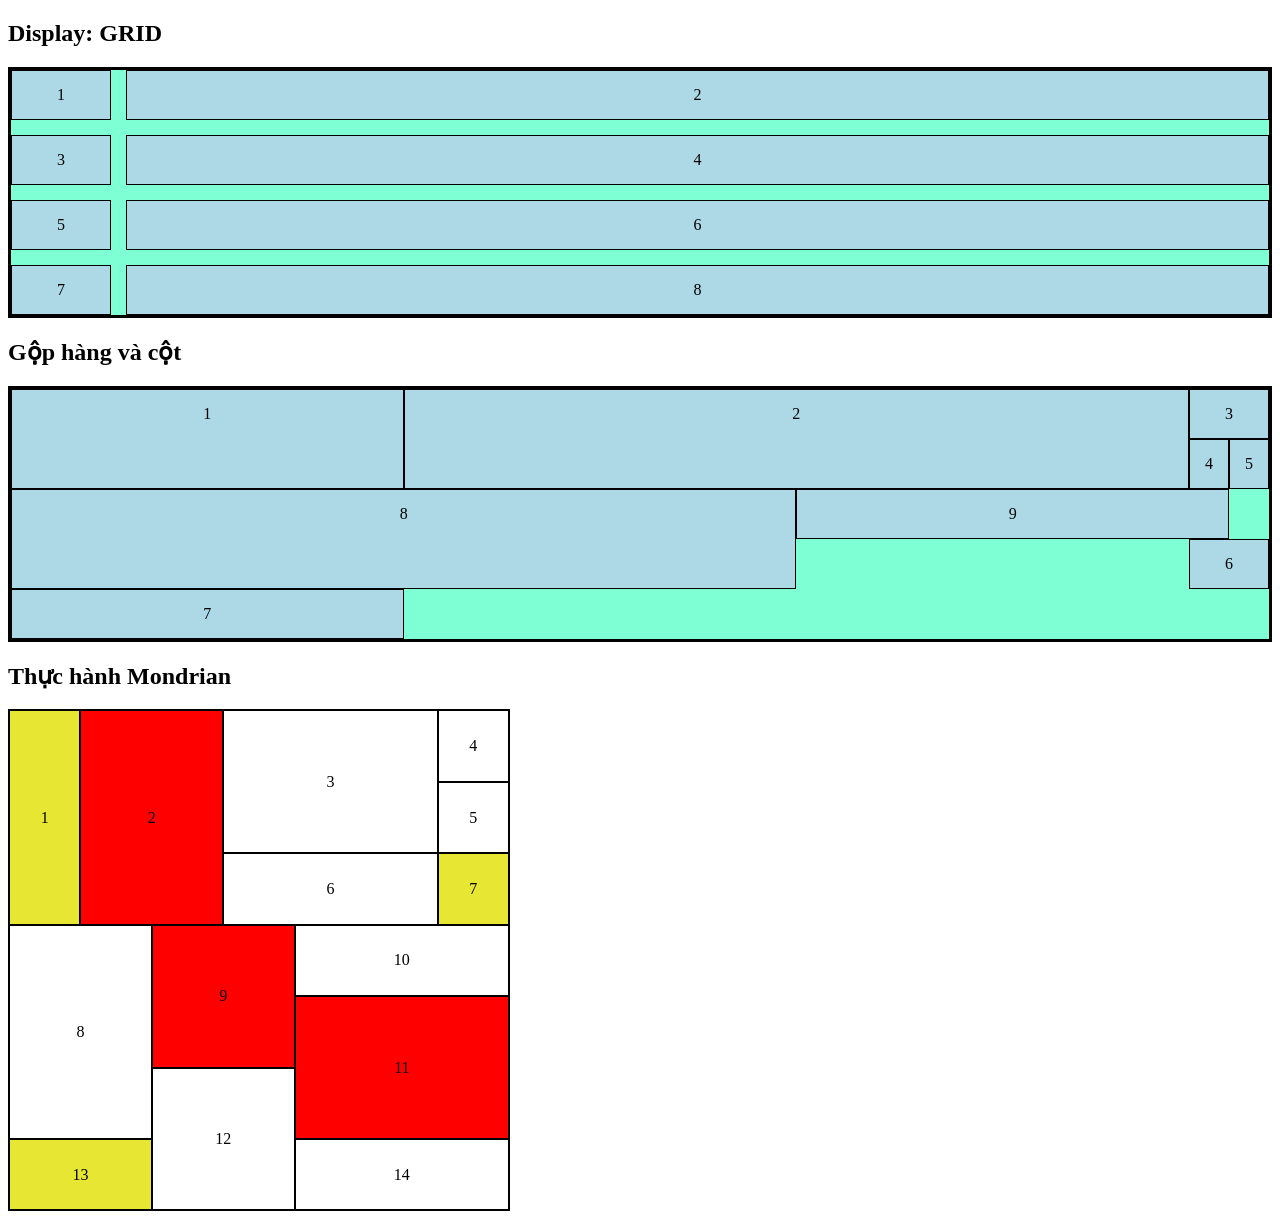
<file: Lesson1/index.html>
<!DOCTYPE html>
<html lang="en">
<head>
    <meta charset="UTF-8">
    <meta name="viewport" content="width=device-width, initial-scale=1.0">
    <title>Lesson 1</title>
    <link rel="stylesheet" href="./styles.css">
</head>
<body>
    <h2>Display: GRID</h2>
    <div class="container">
        <div class="item">1</div>
        <div class="item">2</div>
        <div class="item">3</div>
        <div class="item">4</div>
        <div class="item">5</div>
        <div class="item">6</div>
        <div class="item">7</div>
        <div class="item">8</div>
    </div>

    <h2>Gộp hàng và cột</h2>
    <div class="container2">
        <div class="item item1">1</div>
        <div class="item item2">2</div>
        <div class="item item3">3</div>
        <div class="item item4">4</div>
        <div class="item item5">5</div>
        <div class="item item6">6</div>
        <div class="item item7">7</div>
        <div class="item item8">8</div>
        <div class="item item9">9</div>
    </div>

    <h2>Thực hành Mondrian</h2>
    <div class="container3">
        <div class="item1 yellow">1</div>
        <div class="item2 red">2</div>
        <div class="item3">3</div>
        <div class="item4">4</div>
        <div class="item5">5</div>
        <div class="item6">6</div>
        <div class="item7 yellow">7</div>
        <div class="item8">8</div>
        <div class="item9 red">9</div>
        <div class="item10">10</div>
        <div class="item11 red">11</div>
        <div class="item12">12</div>
        <div class="item13 yellow">13</div>
        <div class="item14">14</div>
    </div>

</body>
</html>
</file>
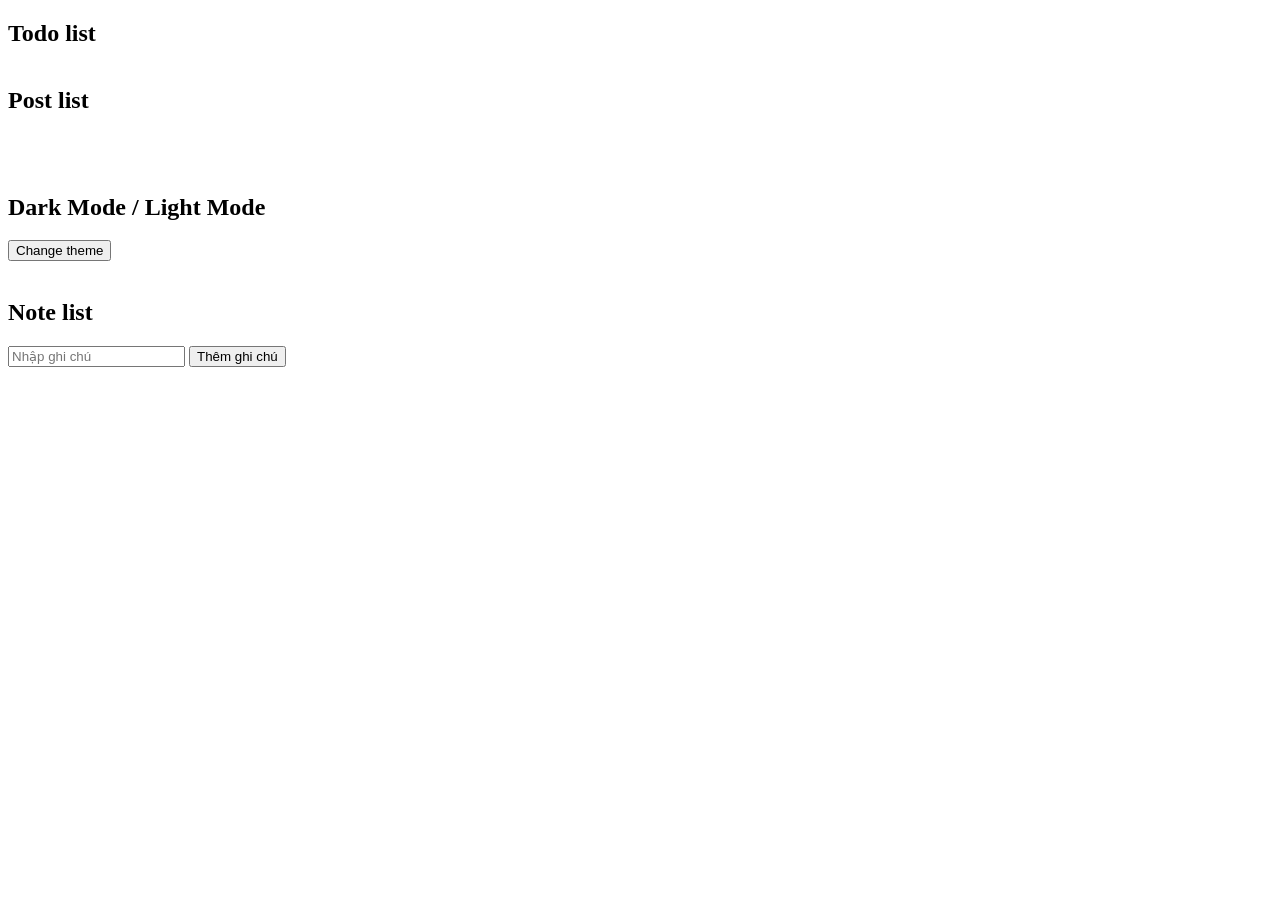
<file: Lesson6/index.html>
<!DOCTYPE html>
<html lang="en">

<head>
    <meta charset="UTF-8">
    <meta name="viewport" content="width=device-width, initial-scale=1.0">
    <title>Lesson 6</title>
    <!-- Link file css -->
    <link rel="stylesheet" href="./styles.css">
</head>

<body>
    <!-- API (Application Programming Interface): cách các ứng dụng giao tiếp với nhau -->
    <!-- Hiểu đơn giản: API giống người phục vụ trong nhà hàng -->

    <!-- Bài 1: Lấy dữ liệu từ API -->
    <h2>Todo list</h2>
        <!-- container chứa dữ liệu -->
    <div id="todo-list"></div>

    <!-- Bài 2: Post list -->
    <h2>Post list</h2>
    <div id="post-list"></div>

    <!-- Local Storage: cho phép lưu dữ liệu trong trình duyệt -->
    <!-- Lưu ý: Local storage chỉ lưu string, nếu muốn lưu object/aray => chuyển về JSON.stringify() -->

    <!-- Bài 3: Dark mode / Light mode -->
    <h2>Dark Mode / Light Mode</h2>
    <button id="themeBtn">Change theme</button>
    <br><br>

    <!-- Bài 4: Note  list -->
    <h2>Note list</h2>
    <input type="text" id="noteInput" placeholder="Nhập ghi chú">
    <button id="addNote">Thêm ghi chú</button> 
        <!-- container chứa ghi chú -->
    <div id="note-list"></div>

    <!-- Link file js -->
    <script src="./script.js"></script>
</body>

</html>
</file>
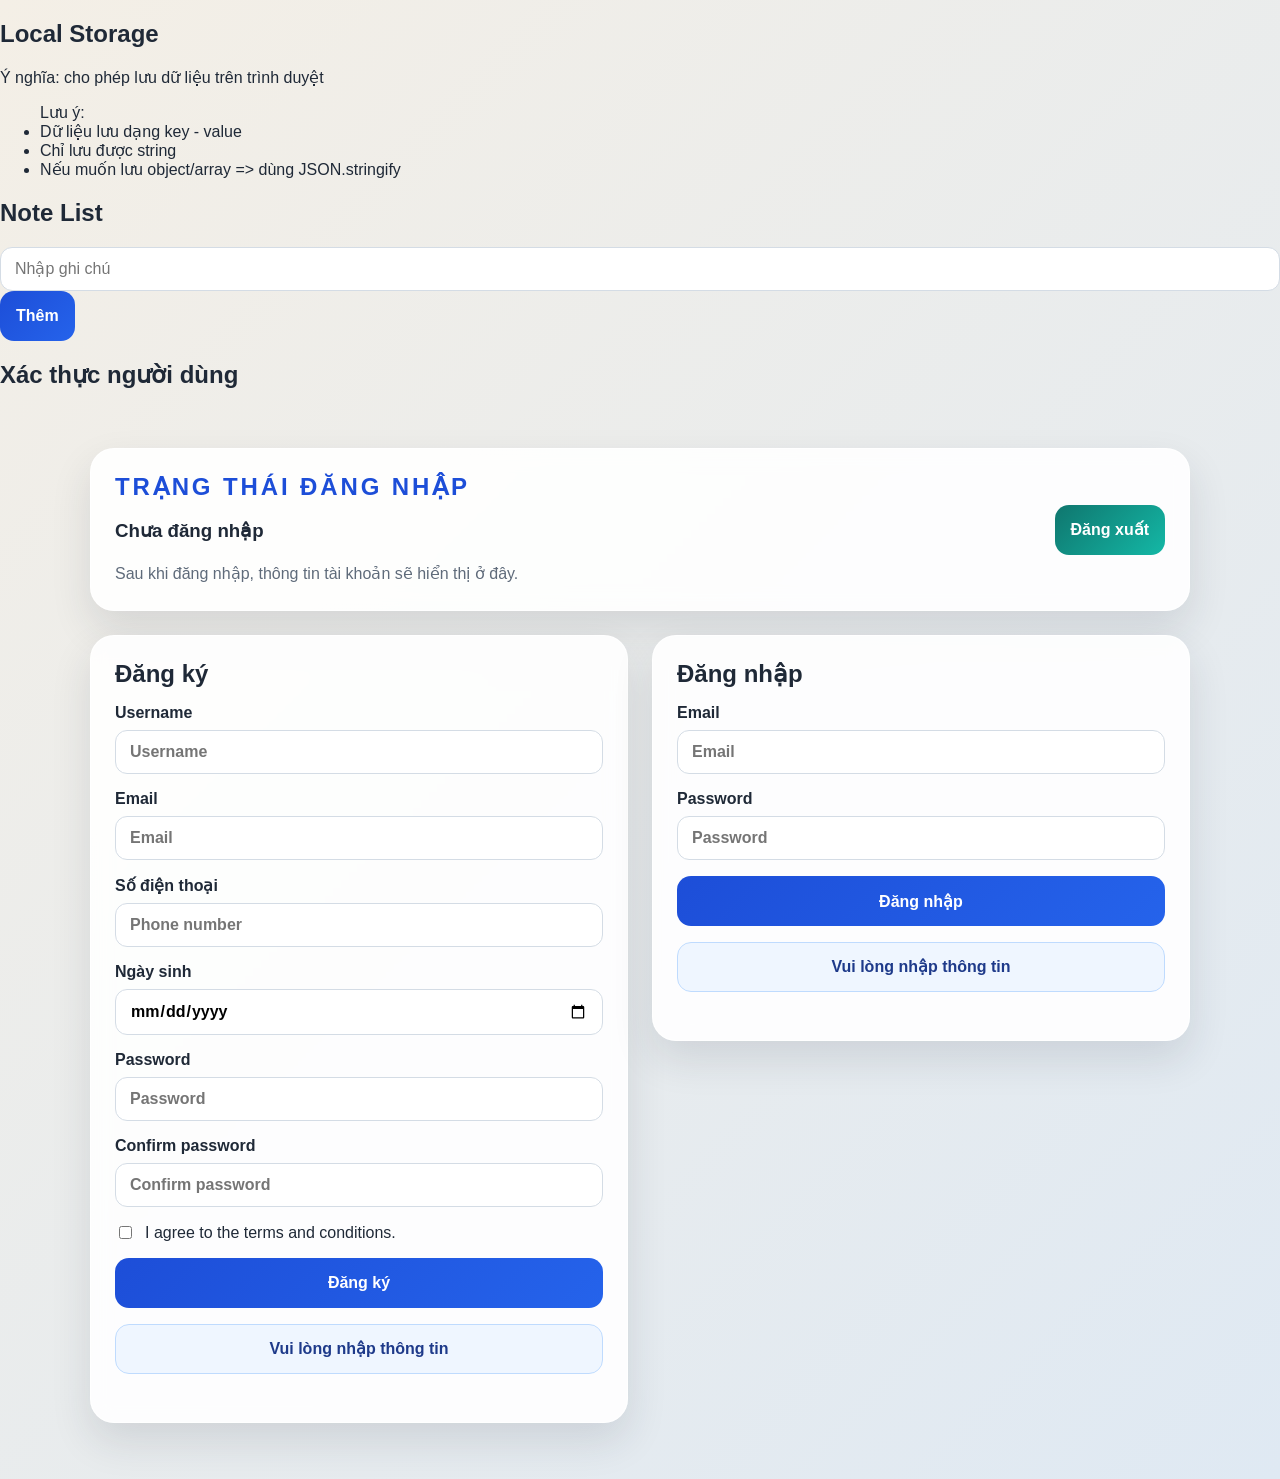
<file: Lesson7/index.html>
<!DOCTYPE html>
<html lang="en">

<head>
    <meta charset="UTF-8">
    <meta name="viewport" content="width=device-width, initial-scale=1.0">
    <title>Lesson 7</title>
    <link rel="stylesheet" href="./styles.css">
</head>

<body>
    <h2>Local Storage</h2>
    <p>Ý nghĩa: cho phép lưu dữ liệu trên trình duyệt</p>
    <ul>Lưu ý:
        <li>Dữ liệu lưu dạng key - value</li>
        <li>Chỉ lưu được string</li>
        <li>Nếu muốn lưu object/array => dùng JSON.stringify</li>
    </ul>

    <!-- Bài 1: Note List -->
    <h2>Note List</h2>
    <input type="text" id="noteInput" placeholder="Nhập ghi chú">
    <button id="addNote">Thêm</button>
    <!-- container chứa danh sách notes -->
    <div id="note-list"></div>

    <!-- Bài 2: Đăng ký - Đăng nhập - Đăng xuất -->
    <h2>Xác thực người dùng</h2>
    <main class="page">
        <!-- Thông tin người dùng -->
        <section id="user-panel" class="user-panel card">
            <div>
                <h2 class="panel-label">Trạng thái đăng nhập</h2>
                <h3 id="user-panel-title">Chưa đăng nhập</h3>
                <div id="user-panel-details" class="panel-details">
                    Sau khi đăng nhập, thông tin tài khoản sẽ hiển thị ở đây.
                </div>
            </div>
            <button type="button" id="logout-button" class="logout-button">Đăng xuất</button>
        </section>

        <!-- Form  -->
        <section class="auth-layout">
             <!-- Register - Đăng ký -->
            <form action="" id="register-form" class="card" novalidate>
                <h2>Đăng ký</h2>

                <label>
                    Username
                    <input type="text" id="register-username" name="username" placeholder="Username">
                </label>
                <label>
                    Email
                    <input type="email" id="register-email" name="email" placeholder="Email">
                </label>
                <label>
                    Số điện thoại
                    <input type="tel" id="register-phone" name="phone" placeholder="Phone number">
                </label>
                <label>
                    Ngày sinh
                    <input type="date" id="register-dob" name="dob">
                </label>
                <label>
                    Password
                    <input type="password" id="register-password" name="password" placeholder="Password">
                </label>

                <label>
                    Confirm password
                    <input type="password" id="register-confirm-password" name="confirmPassword"
                        placeholder="Confirm password">
                </label>

                <label class="checkbox-row">
                    <input type="checkbox" id="register-agree" name="agree">
                    I agree to the terms and conditions.
                </label>
                <button type="submit">Đăng ký</button>

                <p id="register-message" class="message" aria-live="polite">Vui lòng nhập thông tin</p>
            </form>
            
            <!-- Login - Đăng nhập -->
            <form id="login-form" class="card" novalidate>
                <h2>Đăng nhập</h2>

                <label>
                    Email
                    <input type="email" id="login-email" name="email" placeholder="Email">
                </label>

                <label>
                    Password
                    <input type="password" id="login-password" name="password" placeholder="Password">
                </label>

                <button type="submit">Đăng nhập</button>

                <p id="login-message" class="message" aria-live="polite">Vui lòng nhập thông tin</p>
            </form>
        </section>
    </main>

    <script src="./script.js"></script>
</body>

</html>
</file>
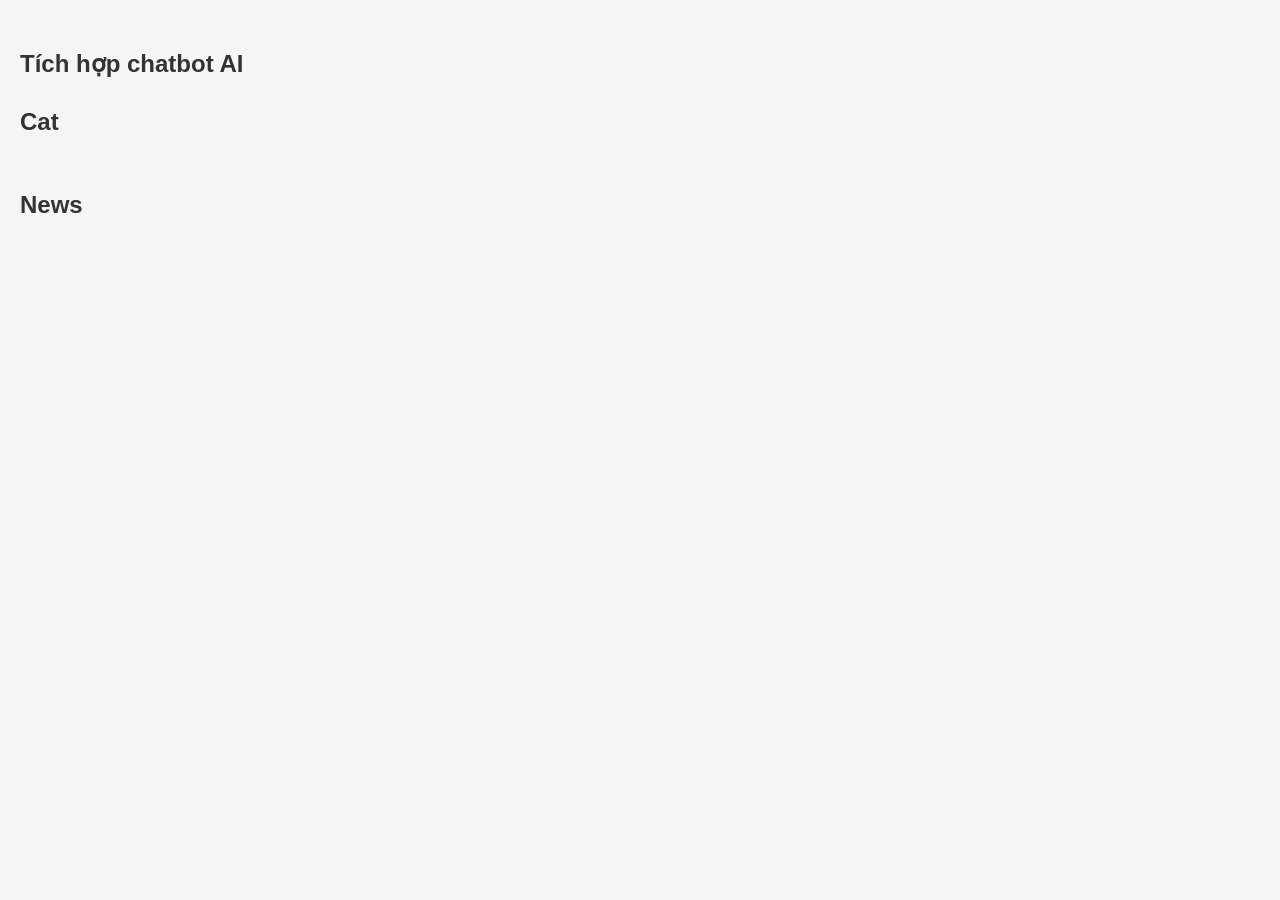
<file: Lesson8/index.html>
<!DOCTYPE html>
<html lang="en">

<head>
    <meta charset="UTF-8">
    <meta name="viewport" content="width=device-width, initial-scale=1.0">
    <title>Lesson 8</title>
    <!-- Link css -->
    <link rel="stylesheet" href="./styles.css">
</head>

<body>
    <h2>Tích hợp chatbot AI</h2>

    <h2>Cat</h2>
    <div id="cats-container"></div>

    <h2>News</h2>
    <div id="news-container"></div>

    <script>
        (function () { if (!window.chatbase || window.chatbase("getState") !== "initialized") { window.chatbase = (...arguments) => { if (!window.chatbase.q) { window.chatbase.q = [] } window.chatbase.q.push(arguments) }; window.chatbase = new Proxy(window.chatbase, { get(target, prop) { if (prop === "q") { return target.q } return (...args) => target(prop, ...args) } }) } const onLoad = function () { const script = document.createElement("script"); script.src = "https://www.chatbase.co/embed.min.js"; script.id = "jnWPYfM4aU-zuPi299gU7"; script.domain = "www.chatbase.co"; document.body.appendChild(script) }; if (document.readyState === "complete") { onLoad() } else { window.addEventListener("load", onLoad) } })();
    </script>

    <!-- Link js -->
    <script src="./script.js"></script>
</body>

</html>
</file>
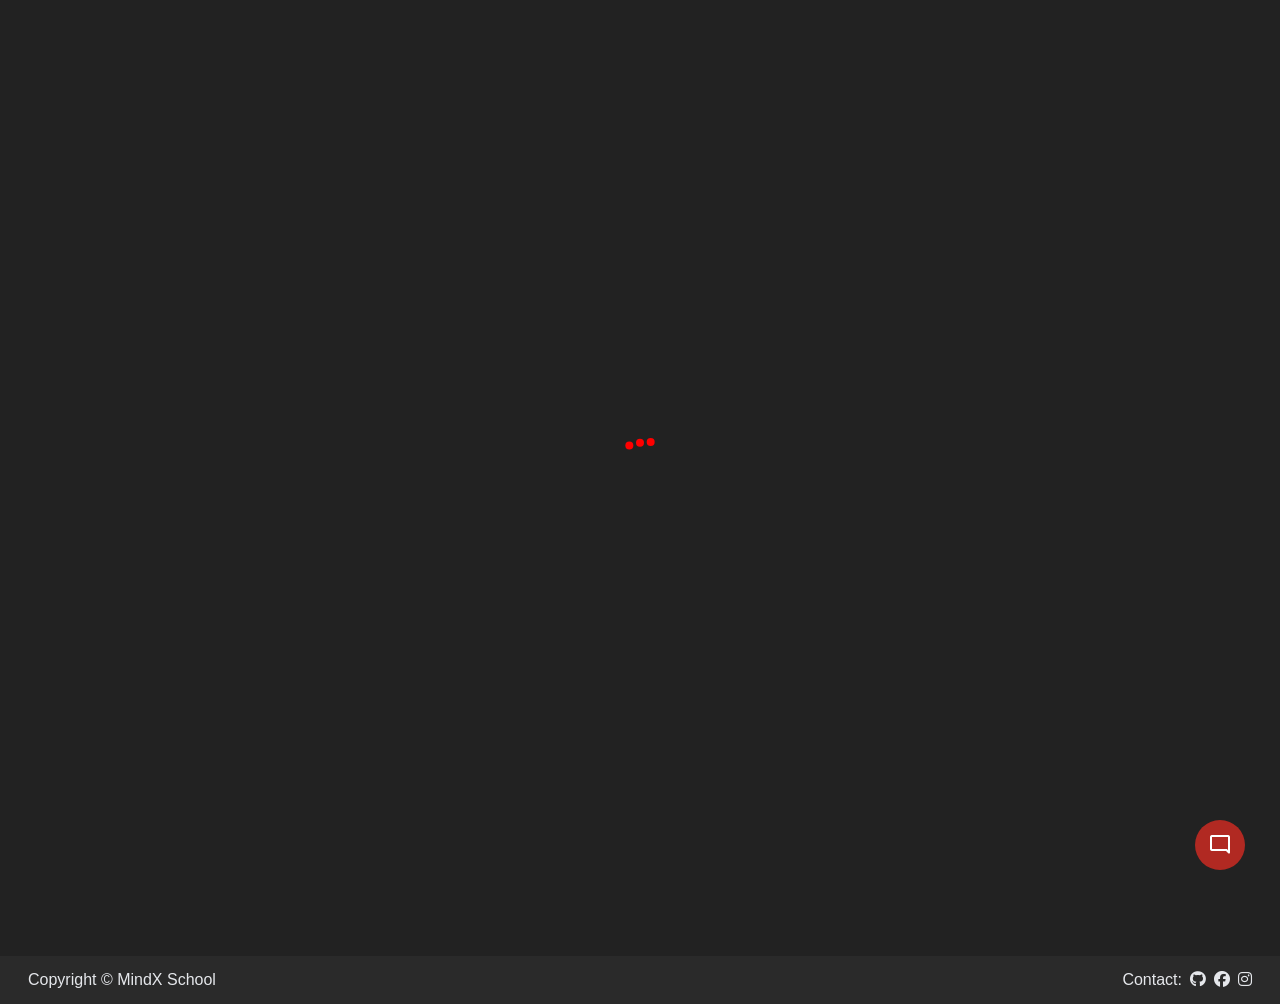
<file: MindX_Cinema/index.html>
<!DOCTYPE html>
<html lang="en">
  <head>
    <!-- Google tag (gtag.js) -->
    <script async src="https://www.googletagmanager.com/gtag/js?id=G-VNJX66Z0YF"></script>
    <script>
      window.dataLayer = window.dataLayer || [];
      function gtag(){dataLayer.push(arguments);}
      gtag('js', new Date());

      gtag('config', 'G-VNJX66Z0YF');
    </script>
    <meta charset="UTF-8" />
    <meta name="viewport" content="width=device-width, initial-scale=1.0" />
    <title>MindX Cinema</title>
    <link rel="shortcut icon" href="./assets/icon.png" type="image/x-icon" />
    <link
      rel="stylesheet"
      href="https://cdnjs.cloudflare.com/ajax/libs/font-awesome/6.5.1/css/all.min.css"
    />
    <!-- Google Fonts Link For Icons -->
    <link
      rel="stylesheet"
      href="https://fonts.googleapis.com/css2?family=Material+Symbols+Outlined:opsz,wght,FILL,GRAD@48,400,0,0"
    />
    <link
      rel="stylesheet"
      href="https://fonts.googleapis.com/css2?family=Material+Symbols+Rounded:opsz,wght,FILL,GRAD@48,400,1,0"
    />
    <link
      rel="stylesheet"
      href="https://cdn.jsdelivr.net/npm/swiper@11/swiper-bundle.min.css"
    />

    <link rel="stylesheet" href="./styles/main.css" />
    <link rel="stylesheet" href="./styles/chatbot.css" />
    <link rel="stylesheet" href="./styles/home.css" />
  </head>
  <body>
    <div class="backdrop">
      <img src="./assets/loading.svg" alt="" />
    </div>
    <div class="navbar">
      <a
        href="./index.html"
        style="
          height: 100%;
          width: auto;
          font-size: 30px;
          font-family: 'Gill Sans', 'Gill Sans MT', Calibri, 'Trebuchet MS',
            sans-serif;
        "
      >
        <span>Mind<span style="color: var(--red)">X</span> Cinema</span>
      </a>
      <div style="display: flex; gap: 15px">
        <a href="./search.html">
          <i style="font-size: 25px" class="fa-solid fa-magnifying-glass"></i
        ></a>
        <div id="avatar-action-container"></div>
      </div>
    </div>
    <div class="hero-section">
      <img
        id="hero-image"
        class="hero-image fade-in"
        onload="this.style.opacity = '0.5'"
        alt=""
      />

      <div class="hero-section-info">
        <div>
          <p id="hero-title" class="hero-section-info-title"></p>
          <p
            id="hero-description"
            class="hero-section-info-description multiline-ellipsis-4"
          ></p>
          <div class="action-buttons-container">
            <a id="watch-now-btn" class="btn">
              <i class="fa-regular fa-circle-play"></i>
              <span>Watch Now</span>
            </a>
            <a id="view-info-btn" class="btn">
              <i class="fa-solid fa-circle-info"></i>
              <span>View Info</span>
            </a>
          </div>
        </div>
      </div>
      <div class="hero-preview-img-container">
        <img
          class="fade-in"
          onload="this.style.opacity = '1'"
          id="hero-preview-image"
          alt=""
        />
      </div>
    </div>

    <main></main>

    <footer>
      <p>Copyright &copy; MindX School</p>
      <div>
        <p>Contact:</p>
        <a target="_blank" rel="noopener noreferrer" href="#">
          <i class="fa-brands fa-github"></i>
        </a>
        <a target="_blank" rel="noopener noreferrer" href="#">
          <i class="fa-brands fa-facebook"></i>
        </a>
        <a target="_blank" rel="noopener noreferrer" href="#">
          <i class="fa-brands fa-instagram"></i>
        </a>
      </div>
    </footer>

    <script src="https://cdn.jsdelivr.net/npm/swiper@11/swiper-bundle.min.js"></script>

    <script type="module" src="./scripts/config.js"></script>
    <script type="module" src="./scripts/home.js"></script>
  </body>
</html>
</file>
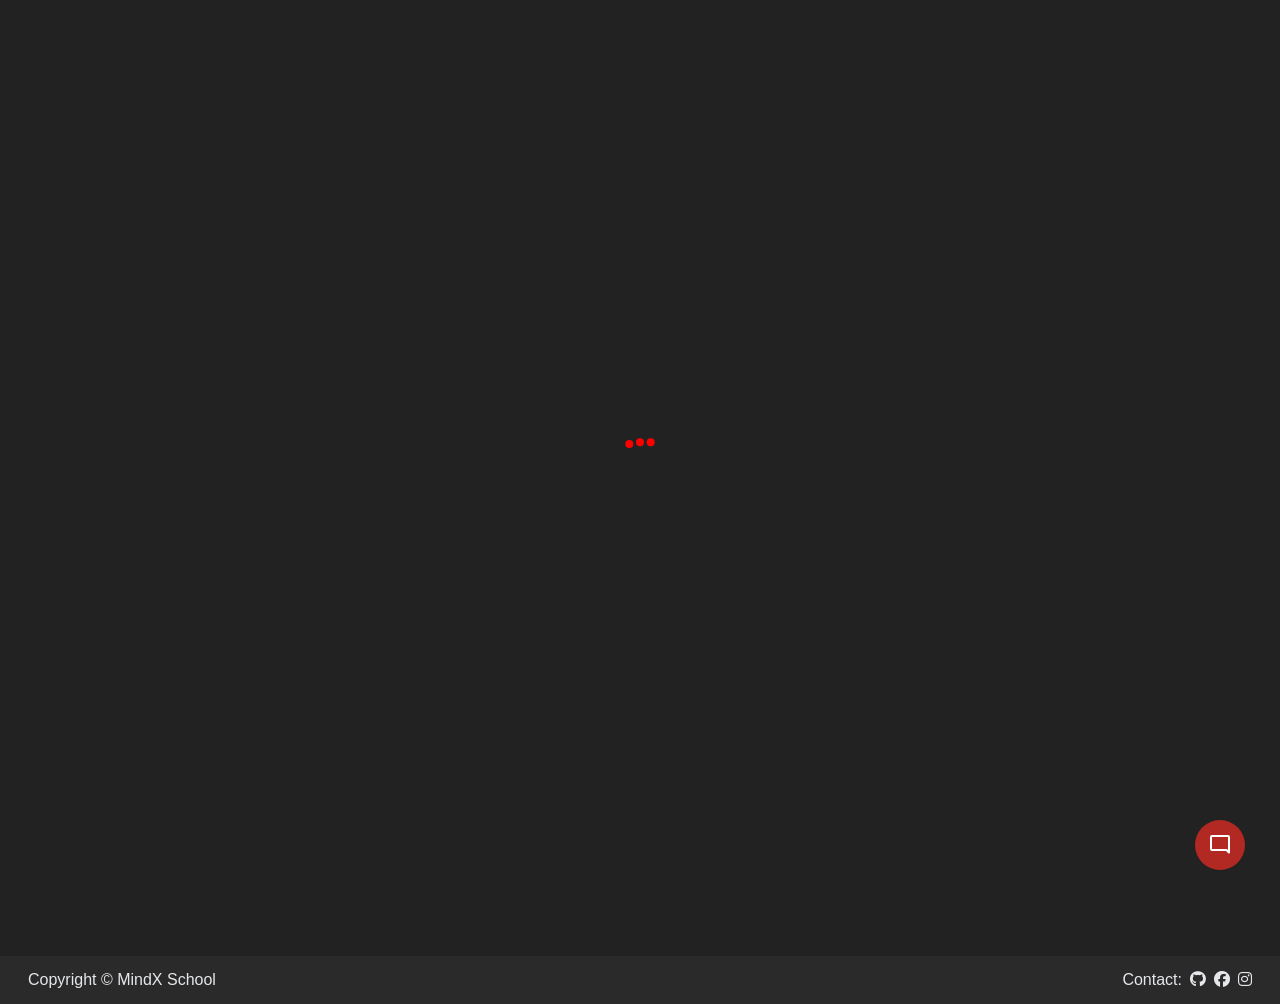
<file: MindX_Cinema/info.html>
<!DOCTYPE html>
<html lang="en">
  <head>
    <!-- Google tag (gtag.js) -->
    <script async src="https://www.googletagmanager.com/gtag/js?id=G-VNJX66Z0YF"></script>
    <script>
      window.dataLayer = window.dataLayer || [];
      function gtag(){dataLayer.push(arguments);}
      gtag('js', new Date());

      gtag('config', 'G-VNJX66Z0YF');
    </script>
    <meta charset="UTF-8" />
    <meta name="viewport" content="width=device-width, initial-scale=1.0" />
    <title>MindX Cinema</title>
    <link rel="shortcut icon" href="./assets/icon.png" type="image/x-icon" />
    <link
      rel="stylesheet"
      href="https://cdnjs.cloudflare.com/ajax/libs/font-awesome/6.5.1/css/all.min.css"
    />
    <!-- Google Fonts Link For Icons -->
    <link
      rel="stylesheet"
      href="https://fonts.googleapis.com/css2?family=Material+Symbols+Outlined:opsz,wght,FILL,GRAD@48,400,0,0"
    />
    <link
      rel="stylesheet"
      href="https://fonts.googleapis.com/css2?family=Material+Symbols+Rounded:opsz,wght,FILL,GRAD@48,400,1,0"
    />
    <link
      rel="stylesheet"
      href="https://cdn.jsdelivr.net/npm/swiper@11/swiper-bundle.min.css"
    />

    <link rel="stylesheet" href="./styles/main.css" />
    <link rel="stylesheet" href="./styles/chatbot.css" />
    <link rel="stylesheet" href="./styles/info.css" />
  </head>
  <body>
    <div class="backdrop">
      <img src="./assets/loading.svg" alt="" />
    </div>
    <div class="navbar">
      <a
        href="./index.html"
        style="
          height: 100%;
          width: auto;
          font-size: 30px;
          font-family: 'Gill Sans', 'Gill Sans MT', Calibri, 'Trebuchet MS',
            sans-serif;
        "
      >
        <span>Mind<span style="color: var(--red)">X</span> Cinema</span>
      </a>
      <div style="display: flex; gap: 15px">
        <a href="./search.html">
          <i style="font-size: 25px" class="fa-solid fa-magnifying-glass"></i
        ></a>
        <div id="avatar-action-container"></div>
      </div>
    </div>

    <main>
      <div class="background-img"></div>
      <div class="banner-container">
        <div class="banner-preview-img-container">
          <img
            id="preview-img"
            onload="this.style.opacity = '1'"
            class="fade-in"
            alt=""
          />
        </div>
        <div class="banner-info-container">
          <div class="banner-info-action-btn">
            <a style="display: inline-block" id="watch-now-btn" class="btn">
              <i class="fa-regular fa-circle-play"></i>
              <span>Watch Now</span>
            </a>
          </div>
          <p id="movie-title" style="font-size: 36px; line-height: 40px"></p>
          <p
            id="movie-description"
            style="font-size: 18px; line-height: 28px; text-align: justify"
          ></p>
          <p id="release-date"></p>

          <div id="genres"></div>
        </div>
      </div>
      <div class="casts-container">
        <h1
          style="
            font-size: 24px;
            line-height: 32px;
            margin: 32px 0;
            font-weight: 500;
          "
        >
          Casts
        </h1>

        <div class="casts-grid"></div>
      </div>

      <div id="similar"></div>
    </main>

    <footer>
      <p>Copyright &copy; MindX School</p>
      <div>
        <p>Contact:</p>
        <a target="_blank" rel="noopener noreferrer" href="#">
          <i class="fa-brands fa-github"></i>
        </a>
        <a target="_blank" rel="noopener noreferrer" href="#">
          <i class="fa-brands fa-facebook"></i>
        </a>
        <a target="_blank" rel="noopener noreferrer" href="#">
          <i class="fa-brands fa-instagram"></i>
        </a>
      </div>
    </footer>

    <script src="https://cdn.jsdelivr.net/npm/swiper@11/swiper-bundle.min.js"></script>

    <script type="module" src="./scripts/config.js"></script>
    <script type="module" src="./scripts/info.js"></script>
  </body>
</html>
</file>
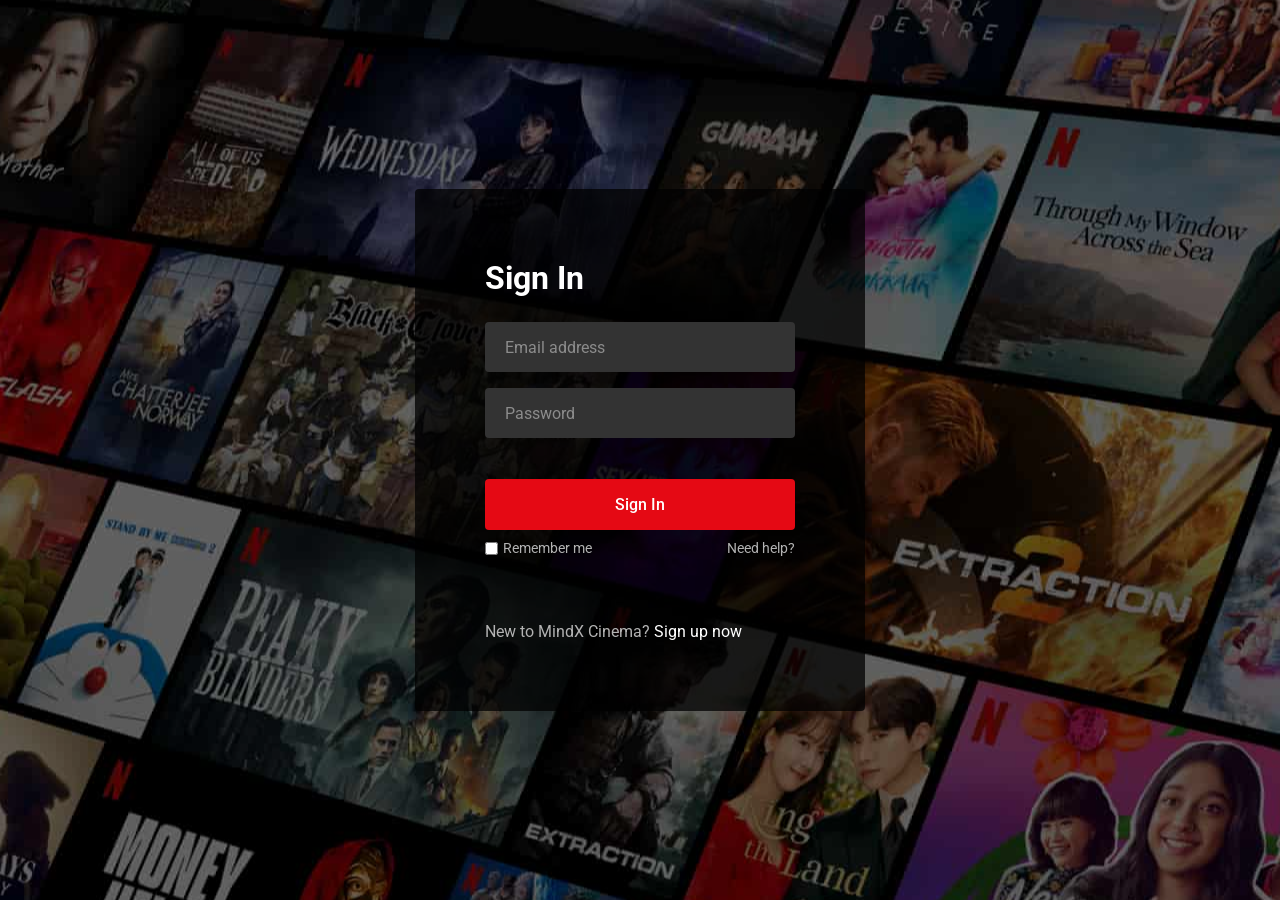
<file: MindX_Cinema/login.html>
<!DOCTYPE html>
<html lang="en">
  <head>
    <meta charset="UTF-8" />
    <meta name="viewport" content="width=device-width, initial-scale=1.0" />
    <title>Login</title>
    <link rel="stylesheet" href="./styles/auth.css" />
  </head>
  <body>
    <div class="form-wrapper">
      <h2>Sign In</h2>
      <form action="#">
        <div class="form-control">
          <input id="email" type="text" required />
          <label>Email address</label>
        </div>
        <div class="form-control">
          <input id="password" type="password" required />
          <label>Password</label>
        </div>
        <button type="submit">Sign In</button>
        <div class="form-help">
          <div class="remember-me">
            <input type="checkbox" id="remember-me" />
            <label for="remember-me">Remember me</label>
          </div>
          <a href="#">Need help?</a>
        </div>
      </form>
      <p>New to MindX Cinema? <a href="./register.html">Sign up now</a></p>
    </div>

    <script src="./scripts/login.js"></script>
  </body>
</html>
</file>
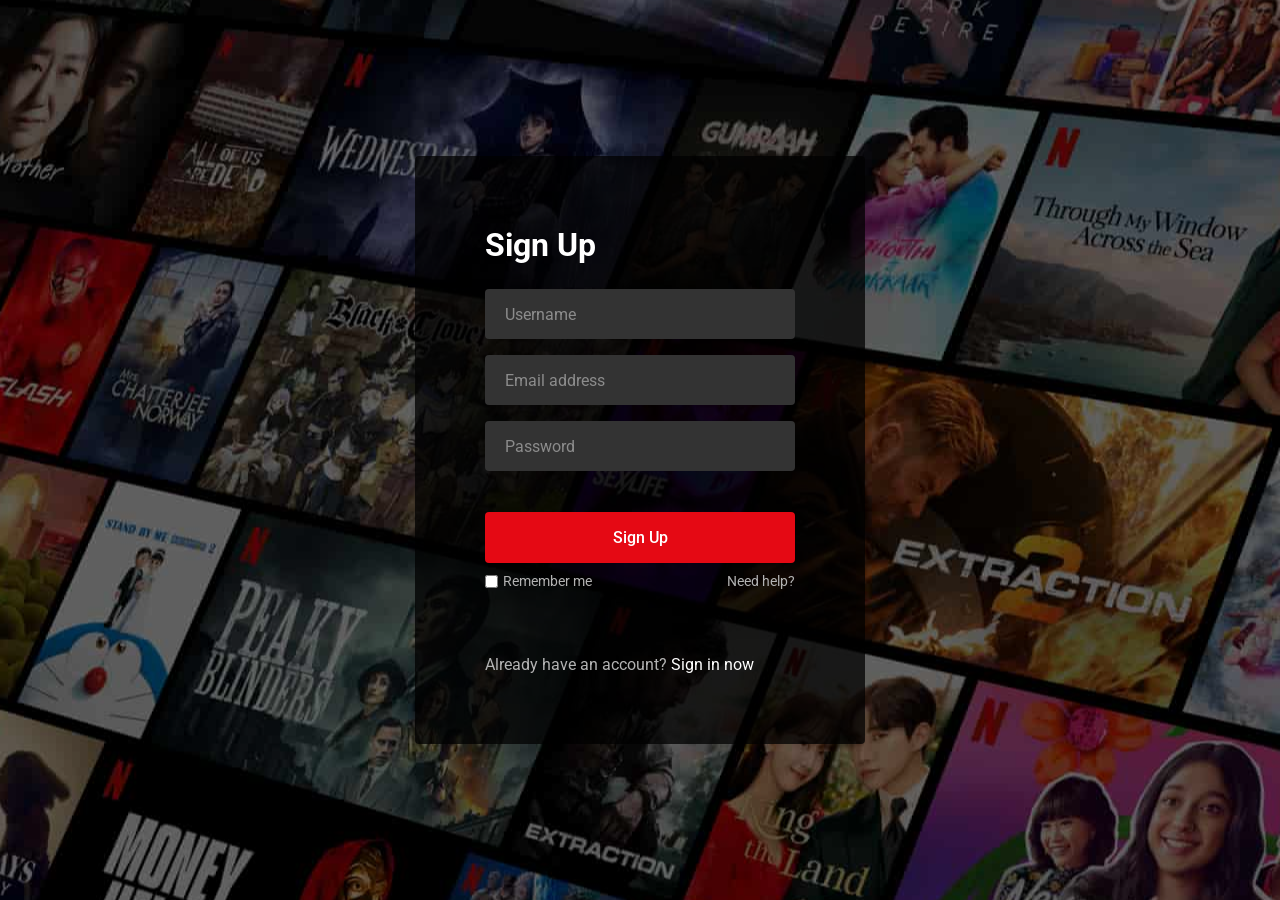
<file: MindX_Cinema/register.html>
<!DOCTYPE html>
<html lang="en">
  <head>
    <meta charset="UTF-8" />
    <meta name="viewport" content="width=device-width, initial-scale=1.0" />
    <title>Register</title>
    <link rel="stylesheet" href="./styles/auth.css" />
  </head>
  <body>
    <div class="form-wrapper">
      <h2>Sign Up</h2>
      <form action="#">
        <div class="form-control">
          <input id="username" type="text" required />
          <label>Username</label>
        </div>
        <div class="form-control">
          <input id="email" type="text" required />
          <label>Email address</label>
        </div>
        <div class="form-control">
          <input id="password" type="password" required />
          <label>Password</label>
        </div>
        <button type="submit">Sign Up</button>
        <div class="form-help">
          <div class="remember-me">
            <input type="checkbox" id="remember-me" />
            <label for="remember-me">Remember me</label>
          </div>
          <a href="#">Need help?</a>
        </div>
      </form>
      <p>Already have an account? <a href="./login.html">Sign in now</a></p>
    </div>

    <script src="./scripts/register.js"></script>
  </body>
</html>
</file>
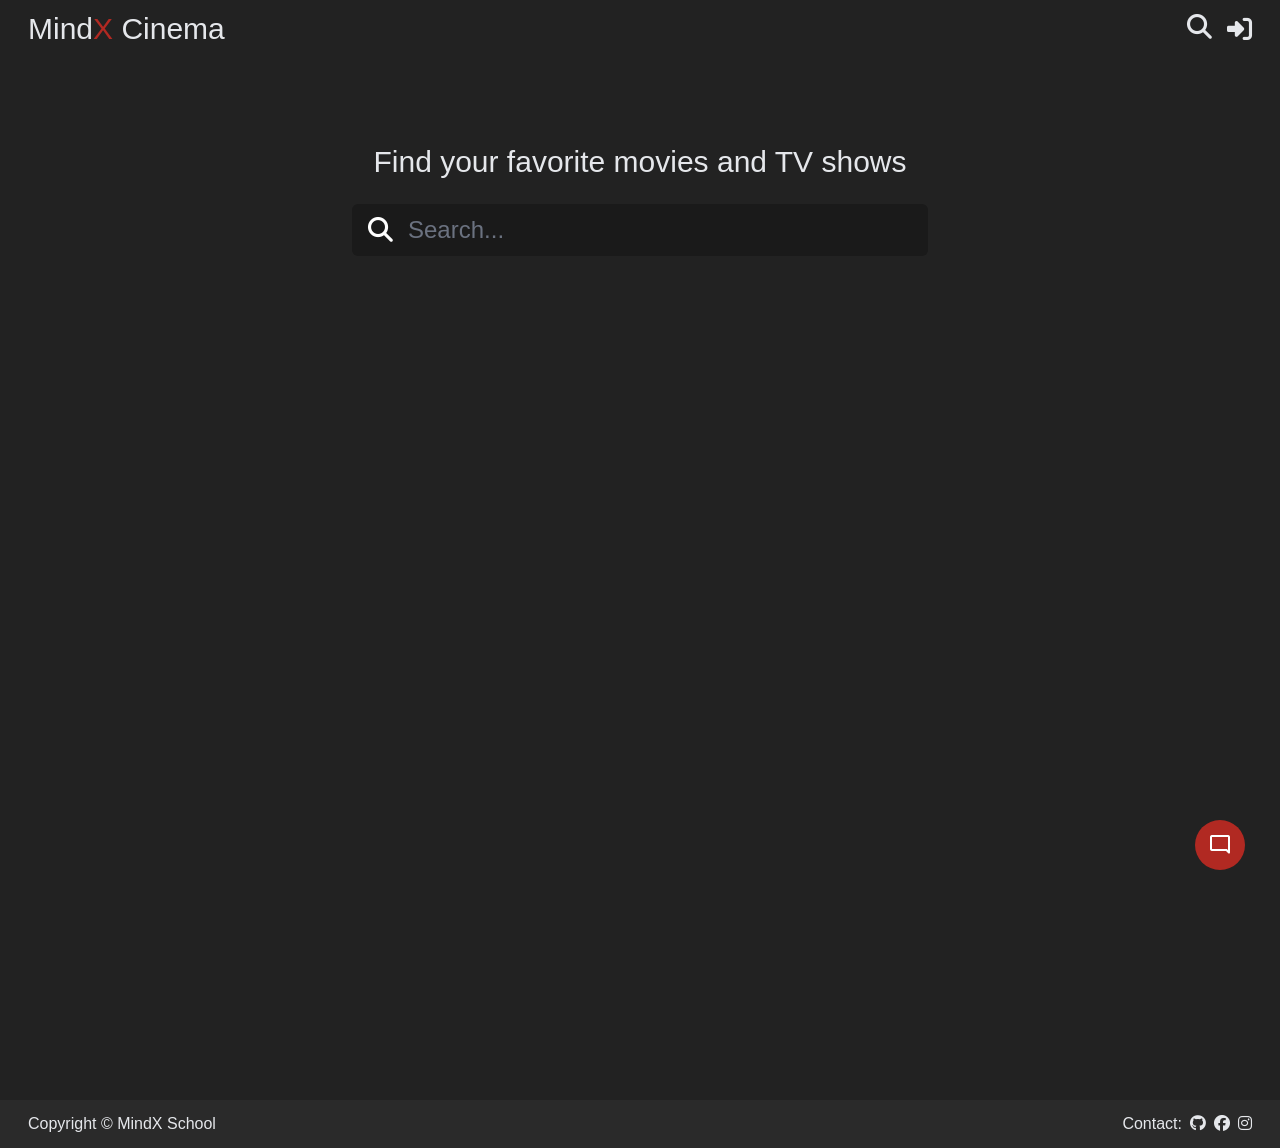
<file: MindX_Cinema/search.html>
<!DOCTYPE html>
<html lang="en">

<head>
  <!-- Google tag (gtag.js) -->
  <script async src="https://www.googletagmanager.com/gtag/js?id=G-VNJX66Z0YF"></script>
  <script>
    window.dataLayer = window.dataLayer || [];
    function gtag() { dataLayer.push(arguments); }
    gtag('js', new Date());

    gtag('config', 'G-VNJX66Z0YF');
  </script>
  <meta charset="UTF-8" />
  <meta name="viewport" content="width=device-width, initial-scale=1.0" />
  <title>Search - MindX Cinema</title>
  <link rel="shortcut icon" href="./assets/icon.png" type="image/x-icon" />
  <link rel="stylesheet" href="https://cdnjs.cloudflare.com/ajax/libs/font-awesome/6.5.1/css/all.min.css" />
  <!-- Google Fonts Link For Icons -->
  <link rel="stylesheet"
    href="https://fonts.googleapis.com/css2?family=Material+Symbols+Outlined:opsz,wght,FILL,GRAD@48,400,0,0" />
  <link rel="stylesheet"
    href="https://fonts.googleapis.com/css2?family=Material+Symbols+Rounded:opsz,wght,FILL,GRAD@48,400,1,0" />
  <link rel="stylesheet" href="https://cdn.jsdelivr.net/npm/swiper@11/swiper-bundle.min.css" />

  <link rel="stylesheet" href="./styles/main.css" />
  <link rel="stylesheet" href="./styles/chatbot.css" />
  <link rel="stylesheet" href="./styles/search.css" />
</head>

<body>
  <div class="backdrop">
    <img src="./assets/loading.svg" alt="" />
  </div>
  <div class="navbar">
    <a href="./index.html" style="
          height: 100%;
          width: auto;
          font-size: 30px;
          font-family: 'Gill Sans', 'Gill Sans MT', Calibri, 'Trebuchet MS',
            sans-serif;
        ">
      <span>Mind<span style="color: var(--red)">X</span> Cinema</span>
    </a>
    <div style="display: flex; gap: 15px">
      <a href="./search.html">
        <i style="font-size: 25px" class="fa-solid fa-magnifying-glass"></i></a>
      <div id="avatar-action-container"></div>
    </div>
  </div>

  <main>
    <form method="get">
      <h1>Find your favorite movies and TV shows</h1>
      <div>
        <button type="submit">
          <i style="font-size: 25px" class="fa-solid fa-magnifying-glass"></i>
        </button>
        <input name="q" id="q" type="text" placeholder="Search..." value="" autocomplete="off" />
      </div>
    </form>

    <div id="movie-grid"></div>
  </main>

  <footer>
    <p>Copyright &copy; MindX School</p>
    <div>
      <p>Contact:</p>
      <a target="_blank" rel="noopener noreferrer" href="#">
        <i class="fa-brands fa-github"></i>
      </a>
      <a target="_blank" rel="noopener noreferrer" href="#">
        <i class="fa-brands fa-facebook"></i>
      </a>
      <a target="_blank" rel="noopener noreferrer" href="#">
        <i class="fa-brands fa-instagram"></i>
      </a>
    </div>
  </footer>

  <script src="https://cdn.jsdelivr.net/npm/swiper@11/swiper-bundle.min.js"></script>

  <script type="module" src="./scripts/config.js"></script>
  <script type="module" src="./scripts/search.js"></script>
</body>

</html>
</file>
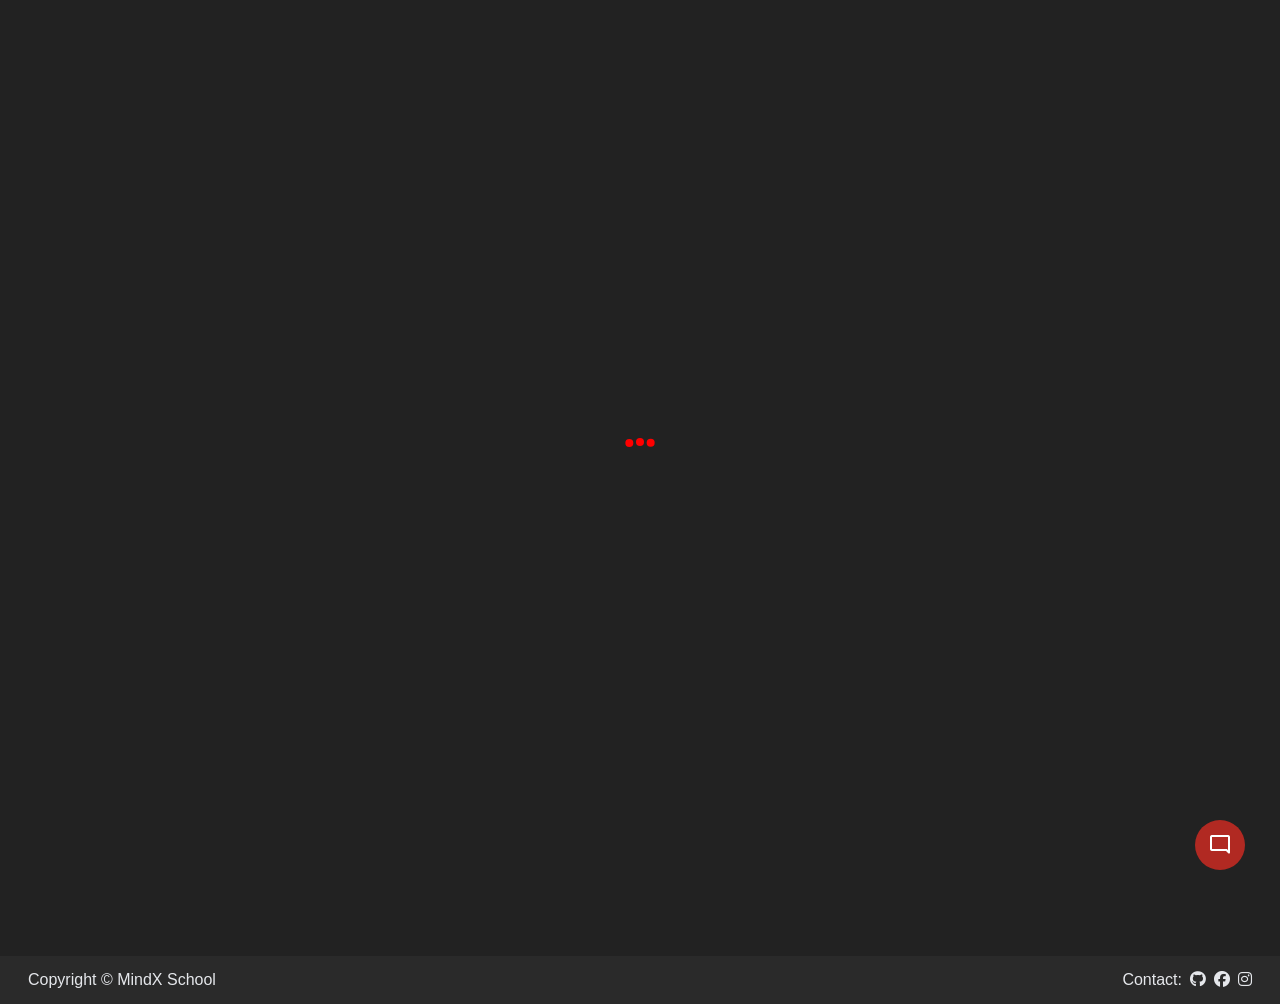
<file: MindX_Cinema/watch.html>
<!DOCTYPE html>
<html lang="en">
  <head>
    <!-- Google tag (gtag.js) -->
    <script async src="https://www.googletagmanager.com/gtag/js?id=G-VNJX66Z0YF"></script>
    <script>
      window.dataLayer = window.dataLayer || [];
      function gtag(){dataLayer.push(arguments);}
      gtag('js', new Date());

      gtag('config', 'G-VNJX66Z0YF');
    </script>
    <meta charset="UTF-8" />
    <meta name="viewport" content="width=device-width, initial-scale=1.0" />
    <title>MindX Cinema</title>
    <link rel="shortcut icon" href="./assets/icon.png" type="image/x-icon" />
    <link
      rel="stylesheet"
      href="https://cdnjs.cloudflare.com/ajax/libs/font-awesome/6.5.1/css/all.min.css"
    />
    <!-- Google Fonts Link For Icons -->
    <link
      rel="stylesheet"
      href="https://fonts.googleapis.com/css2?family=Material+Symbols+Outlined:opsz,wght,FILL,GRAD@48,400,0,0"
    />
    <link
      rel="stylesheet"
      href="https://fonts.googleapis.com/css2?family=Material+Symbols+Rounded:opsz,wght,FILL,GRAD@48,400,1,0"
    />
    <link
      rel="stylesheet"
      href="https://cdn.jsdelivr.net/npm/swiper@11/swiper-bundle.min.css"
    />

    <link rel="stylesheet" href="./styles/main.css" />
    <link rel="stylesheet" href="./styles/chatbot.css" />
    <link rel="stylesheet" href="./styles/watch.css" />
  </head>
  <body>
    <div class="backdrop">
      <img src="./assets/loading.svg" alt="" />
    </div>
    <div class="navbar">
      <a
        href="./index.html"
        style="
          height: 100%;
          width: auto;
          font-size: 30px;
          font-family: 'Gill Sans', 'Gill Sans MT', Calibri, 'Trebuchet MS',
            sans-serif;
        "
      >
        <span>Mind<span style="color: var(--red)">X</span> Cinema</span>
      </a>
      <div style="display: flex; gap: 15px">
        <a href="./search.html">
          <i style="font-size: 25px" class="fa-solid fa-magnifying-glass"></i
        ></a>
        <div id="avatar-action-container"></div>
      </div>
    </div>

    <main>
      <div style="flex-grow: 1">
        <div class="iframe-container">
          <iframe title="" frameborder="0" allowfullscreen></iframe>
        </div>
        <div class="movie-info">
          <p id="movie-title"></p>
          <p id="movie-description"></p>
          <p id="release-date"></p>
        </div>

        <div id="comment-box-container"></div>

        <div
          id="comments"
          class="d-flex flex-column align-items-stretch gap-3"
        ></div>
      </div>
      <div id="similar"></div>
    </main>

    <footer>
      <p>Copyright &copy; MindX School</p>
      <div>
        <p>Contact:</p>
        <a target="_blank" rel="noopener noreferrer" href="#">
          <i class="fa-brands fa-github"></i>
        </a>
        <a target="_blank" rel="noopener noreferrer" href="#">
          <i class="fa-brands fa-facebook"></i>
        </a>
        <a target="_blank" rel="noopener noreferrer" href="#">
          <i class="fa-brands fa-instagram"></i>
        </a>
      </div>
    </footer>

    <script src="https://cdn.jsdelivr.net/npm/swiper@11/swiper-bundle.min.js"></script>

    <script type="module" src="./scripts/config.js"></script>
    <script type="module" src="./scripts/watch.js"></script>
  </body>
</html>
</file>
<file: Lesson1/styles.css>
.container {
    display: grid;
    background-color: aquamarine;
    border: 3px solid black;
    /* Mỗi auto là 1 cột, kích thước các cột bằng nhau */
    grid-template-columns: auto auto;
    /* Thay đổi kích thước các cột */
    grid-template-columns: 100px auto;
    /* Thay đổi kích thước các dòng */
    grid-template-rows: auto;
    /* Khoảng cách giữa các cột */
    column-gap: 10px;
    /* Khoảng cách giữa các dòng */
    row-gap: 10px;
    /* Khoảng cách giữa các phần tử (cả dòng và cột) */
    gap: 15px;
}

.item {
    text-align: center;
    border: 1px solid black;
    padding: 15px;
    background-color: lightblue;
}

.container2 {
    display: grid;
    background-color: aquamarine;
    border: 3px solid black;
    grid-template-columns: repeat(3, 1fr);
}

/* Gộp cột */
/* .item1 {
    grid-column-start: 1;
    grid-column-end: 3;
}

.item4 {
    grid-column: 2 / 4;
} */

/* Gộp hàng */
/* .item7 {
    grid-row: 3 / 5;
}

.item5, .item6 {
    grid-row: 3 / 4;
    background-color: lightsalmon;
} */

.container3 {
    display: grid;
    border: 1px solid black;
    grid-template-columns: repeat(7, 1fr);
    grid-template-rows: repeat(7, 1fr);
    width: 500px;
    height: 500px;
}

.container3 div {
    border: 1px solid black;
    text-align: center;
    align-content: center;
}

.item1 {
    grid-row: 1 / 4;
}

.item2 {
    grid-row: 1 / 4;
    grid-column: 2 / 4;
}

.item3 {
    grid-row: 1 / 3;
    grid-column: 4 / 7;
}

.item6 {
    grid-column: 4 / 7;
}

.item8 {
    grid-column: 1 / 3;
    grid-row: 4 / 7;
}

.item9 {
    grid-column: 3 / 5;
    grid-row: 4 / 6;
}

.item10 {
    grid-column: 5 / 8;
}

.item11 {
    grid-column: 5 / 8;
    grid-row: 5 / 7;
}

.item12 {
    grid-column: 3 / 5;
    grid-row: 6 / 8;
}

.item13 {
    grid-column: 1 / 3;
}

.item14 {
    grid-column: 5 / 8;
}

.red {
    background-color: red;
}

.yellow {
    background-color: rgb(230, 230, 51);
}
</file>
<file: Lesson6/styles.css>
/* Grid layout cho todo-list */
#todo-list {
    display: grid;
    grid-template-columns: repeat(2, 1fr);
    gap: 20px;
}

/* Style cho từng todo card */
.todo-card {
    border: 1px solid #ddd;
    border-radius: 8px;
    padding: 20px;
    background-color: #fff;
    box-shadow: 0 2px 4px rgba(0, 0, 0, 0.1);
    transition: transform 0.2s, box-shadow 0.2s;
}

.todo-card:hover {
    transform: translateY(-5px);
    box-shadow: 0 4px 8px rgba(0, 0, 0, 0.2);
}

/* Grid layout cho post list */
#post-list {
    display: grid;
    grid-template-columns: repeat(auto-fit, minmax(300px, 1fr));
    gap: 20px;
    padding: 20px;
}

/* Style cho từng post card */
.post-card {
    border: 1px solid #ddd;
    border-radius: 8px;
    padding: 20px;
    background-color: #fff;
    box-shadow: 0 2px 4px rgba(0, 0, 0, 0.1);
    transition: transform 0.2s, box-shadow 0.2s;
}

/* Hover effect cho post card */
.post-card:hover {
    transform: translateY(-2px);
    box-shadow: 0 4px 8px rgba(0, 0, 0, 0.15);
}

/* Style cho title trong card */
.post-card h3 {
    margin-top: 0;
    margin-bottom: 10px;
    color: #333;
    font-size: 18px;
}

/* Style cho body text trong card */
.post-card p {
    margin: 0;
    color: #666;
    line-height: 1.6;
}

/* Dark mode */
.dark {
    background-color: black;
    color: white;
}
</file>
<file: Lesson7/styles.css>
:root {
	--bg: linear-gradient(135deg, #f4efe6 0%, #dfe9f3 100%);
	--card-bg: rgba(255, 255, 255, 0.9);
	--text: #1f2937;
	--muted: #5f6b7a;
	--border: #d4dce5;
	--primary: #1d4ed8;
	--primary-dark: #1e3a8a;
	--error-bg: #fee2e2;
	--error-text: #b91c1c;
	--success-bg: #dcfce7;
	--success-text: #166534;
	--shadow: 0 18px 40px rgba(31, 41, 55, 0.12);
}

* {
	box-sizing: border-box;
}

body {
	margin: 0;
	min-height: 100vh;  /* 100vh = 100% viewport height */
	font-family: "Segoe UI", Tahoma, Geneva, Verdana, sans-serif;
	background: var(--bg);
	color: var(--text);
}

.page {
	width: min(1100px, calc(100% - 32px));
	margin: 0 auto;
	padding: 40px 0 56px;
}

/* Card */
.card {
	display: grid;
	gap: 16px;
	padding: 24px;
	border-radius: 24px;
	background: var(--card-bg);
	backdrop-filter: blur(10px);
	box-shadow: var(--shadow);
	border: 1px solid rgba(255, 255, 255, 0.75);
}

.card h2 {
	margin: 0;
	font-size: 24px;
}

/* Thông báo */
.message {
	margin: 0 auto 24px;
	width: min(760px, 100%);
	height: 50px;
	padding: 14px 16px;
	border-radius: 14px;
	background: #eff6ff;
	color: var(--primary-dark);
	border: 1px solid #bfdbfe;
	text-align: center;
	font-weight: 600;
}

.message.error {
	background: var(--error-bg);
	color: var(--error-text);
	border-color: #fecaca;
}

.message.success {
	background: var(--success-bg);
	color: var(--success-text);
	border-color: #bbf7d0;
}

/* Nút */
button {
	border: none;
	border-radius: 14px;
	padding: 14px 16px;
	font: inherit;
	font-weight: 700;
	color: #fff;
	background: linear-gradient(135deg, var(--primary) 0%, #2563eb 100%);
	cursor: pointer;
	transition: transform 0.2s ease, box-shadow 0.2s ease;
	height: 50px;
}

button:hover {
	transform: translateY(-1px);
	box-shadow: 0 14px 26px rgba(37, 99, 235, 0.24);
}

.logout-button {
	background: linear-gradient(135deg, #0f766e 0%, #14b8a6 100%);
}

.logout-button:hover {
	box-shadow: 0 14px 26px rgba(20, 184, 166, 0.24);
}

/* Thông tin người dùng */
.user-panel {
	grid-template-columns: 1fr auto;
	align-items: center;
	margin-bottom: 24px;
}

.panel-label {
	margin: 0 0 6px;
	font-size: 12px;
	font-weight: 700;
	text-transform: uppercase;
	letter-spacing: 0.12em;
	color: var(--primary);
}

.panel-label {
	margin: 0 0 6px;
	font-size: 12px;
	font-weight: 700;
	text-transform: uppercase;
	letter-spacing: 0.12em;
	color: var(--primary);
}

.panel-details {
	margin: 10px 0 0;
	color: var(--muted);
	line-height: 1.6;
}

/* Form đăng ký - đăng nhập */
.auth-layout {
	display: grid;
	grid-template-columns: repeat(2, minmax(0, 1fr));
	gap: 24px;
}

label {
	display: grid;
	gap: 8px;
	font-weight: 600;
}

input {
	width: 100%;
	padding: 12px 14px;
	border-radius: 12px;
	border: 1px solid var(--border);
	font: inherit;
	outline: none;
	transition: border-color 0.2s ease, box-shadow 0.2s ease;
}

input:focus {
	border-color: var(--primary);
	box-shadow: 0 0 0 4px rgba(29, 78, 216, 0.12);
}

.checkbox-row {
	display: flex;
	align-items: center;
	gap: 10px;
	font-weight: 500;
}

.checkbox-row input {
	width: auto;
}

#login-form{
	height: fit-content;
}
</file>
<file: Lesson8/styles.css>
* {
    margin: 0;
    padding: 0;
    box-sizing: border-box;
}

body {
    font-family: 'Segoe UI', Tahoma, Geneva, Verdana, sans-serif;
    background-color: #f5f5f5;
    padding: 20px;
}

h2 {
    color: #333;
    margin-top: 30px;
    margin-bottom: 15px;
    font-size: 24px;
}

/* Container Styles */
#cats-container,
#news-container,
#leagues-container {
    display: grid;
    grid-template-columns: repeat(auto-fill, minmax(280px, 1fr));
    gap: 20px;
    margin-bottom: 40px;
}

/* Cat Card Styles */
.cat-card {
    background: white;
    border-radius: 8px;
    overflow: hidden;
    box-shadow: 0 2px 8px rgba(0, 0, 0, 0.1);
    transition: transform 0.3s ease, box-shadow 0.3s ease;
    cursor: pointer;
}

.cat-card:hover {
    transform: translateY(-5px);
    box-shadow: 0 4px 16px rgba(0, 0, 0, 0.15);
}

.cat-card img {
    width: 100%;
    height: 200px;
    object-fit: cover;
    display: block;
}

.cat-card p {
    padding: 12px;
    font-size: 14px;
    color: #555;
    line-height: 1.5;
}

/* League Card Styles */
.league-card {
    background: white;
    border-radius: 8px;
    overflow: hidden;
    box-shadow: 0 2px 8px rgba(0, 0, 0, 0.1);
    transition: transform 0.3s ease, box-shadow 0.3s ease;
    cursor: pointer;
    padding: 15px;
}

.league-card:hover {
    transform: translateY(-5px);
    box-shadow: 0 4px 16px rgba(0, 0, 0, 0.15);
}

.league-card h3 {
    color: #2c3e50;
    font-size: 18px;
    margin-bottom: 10px;
}

.league-card img {
    width: 100%;
    height: 150px;
    object-fit: contain;
    margin-top: 10px;
    display: block;
}

.league-card p {
    font-size: 13px;
    color: #666;
    margin-top: 8px;
    line-height: 1.5;
}

/* News Card Styles */
.news-card {
    background: white;
    border-radius: 8px;
    overflow: hidden;
    box-shadow: 0 2px 8px rgba(0, 0, 0, 0.1);
    transition: transform 0.3s ease, box-shadow 0.3s ease;
    display: flex;
    flex-direction: column;
}

.news-card:hover {
    transform: translateY(-5px);
    box-shadow: 0 4px 16px rgba(0, 0, 0, 0.15);
}

.news-card img {
    width: 100%;
    height: 180px;
    object-fit: cover;
    display: block;
}

.news-card h3 {
    color: #2c3e50;
    font-size: 16px;
    font-weight: 600;
    padding: 12px 12px 8px 12px;
}

.news-card p {
    padding: 0 12px 8px 12px;
    font-size: 13px;
    color: #666;
    line-height: 1.5;
}

.news-card a {
    color: #3498db;
    text-decoration: none;
    padding: 0 12px;
    margin-bottom: 12px;
    font-weight: 500;
    transition: color 0.3s ease;
}

.news-card a:hover {
    color: #2980b9;
    text-decoration: underline;
}

/* Responsive Design */
@media (max-width: 768px) {
    #cats-container,
    #news-container,
    #leagues-container {
        grid-template-columns: repeat(auto-fill, minmax(220px, 1fr));
        gap: 15px;
    }

    h2 {
        font-size: 20px;
    }
}

@media (max-width: 480px) {
    #cats-container,
    #news-container,
    #leagues-container {
        grid-template-columns: 1fr;
    }

    body {
        padding: 10px;
    }
}
</file>
<file: MindX_Cinema/styles/main.css>
* {
  margin: 0;
  padding: 0;
  box-sizing: border-box;
}

:root {
  --dark-lighten: #2a2a2a;
  --dark: #222;
  --dark-darken: #1a1a1a;
  --orange: #ff4112;
  --red: #b12922;
  --gray-100: #f3f4f6;
  --gray-200: #e5e7eb;

  --swiper-theme-color: #b12922 !important;
}

body {
  font-family: Arial, Helvetica, sans-serif;
  background: var(--dark);
  color: var(--gray-200);
  min-height: 100vh;
  overflow-x: hidden;
}

a {
  color: inherit;
  text-decoration: none;
}

.fade-in {
  opacity: 0;
  transition: 0.3s;
}

.multiline-ellipsis-4 {
  display: -webkit-box;
  -webkit-line-clamp: 4;
  -webkit-box-orient: vertical;
  overflow: hidden;
}

.multiline-ellipsis-2 {
  display: -webkit-box;
  -webkit-line-clamp: 2;
  -webkit-box-orient: vertical;
  overflow: hidden;
}

.btn {
  outline: none;
  border: none;
  background: var(--dark-lighten);
  color: white;
  transition: 0.3s;
  padding: 12px 24px;
  border-radius: 6px;
  display: flex;
  align-items: center;
  gap: 8px;
  white-space: nowrap;
}

.btn:hover {
  background: var(--dark-darken);
}

.navbar {
  position: fixed;
  top: 0;
  left: 0;
  right: 0;
  width: 100vw;
  padding: 12px 28px;
  height: 60px;
  z-index: 50;
  display: flex;
  justify-content: space-between;
  align-items: center;
  transition: 0.3s;
  background: transparent;
  border-bottom: 2px solid transparent;
}

.navbar-background-visible {
  background: var(--dark);
  border-bottom: 2px solid var(--dark-lighten);
}

.backdrop {
  position: fixed;
  top: 0;
  left: 0;
  width: 100vw;
  height: 100vh;
  background: var(--dark);
  display: flex;
  justify-content: center;
  align-items: center;
  transition: 0.3s;
  z-index: 100;
}

.backdrop-hidden {
  opacity: 0;
  visibility: hidden;
}

footer {
  display: flex;
  justify-content: space-between;
  align-items: center;
  height: 48px;
  margin-top: 56px;
  padding: 0 28px;
  background: var(--dark-lighten);
}

footer > div {
  display: flex;
  align-items: center;
  gap: 8px;
}

.swiper {
  width: 100vw;
}

.swiper-wrapper {
  padding-left: 3vw !important;
  padding-right: 3vw !important;
}

.movie-card {
  border-radius: 8px;
  overflow: hidden;
  cursor: pointer;
  display: flex;
  flex-direction: column;
  align-items: stretch;
  background: var(--dark-darken);
  transition: 0.3s;
}

.movie-card img {
  height: 300px;
  width: 200px;
  object-fit: cover;
}

.movie-card p {
  margin: 8px;
  height: 36px;
  overflow: hidden;
  transition: 0.3s;
}

.movie-card:hover {
  opacity: 0.8;
}

.movie-card:hover p {
  color: var(--red);
}

.section h2 {
  font-weight: 500;
  font-size: 24px;
  line-height: 32px;
  margin: 32px 3vw 12px 3vw;
}

.avatar-action {
  position: relative;
  cursor: pointer;
}

.avatar-action img {
  width: 25px;
  height: 25px;
  border-radius: 9999px;
}

.popup {
  opacity: 0;
  visibility: hidden;
  position: absolute;
  transition: 0.3s;
  z-index: 2;
  right: 0;
  transform: translateY(-5px);
  box-shadow: 0 0 10px gray;
  border-radius: 6px;
  overflow: hidden;
  width: max-content;
}

.popup-left {
  right: unset;
  left: 0;
}

.popup .action-button {
  cursor: pointer;
  width: 100%;
  text-wrap: nowrap;
  border: none;
  outline: none;
  background: white;
  padding: 8px 12px;
  display: flex;
  align-items: center;
  gap: 6px;
  background: white;
  transition: 0.3s;
}

.popup .action-button:hover {
  background: #e8e8e8;
}

.popup .action-button i {
  font-size: 14px !important;
}
.popup .action-button {
  font-size: 14px !important;
}

.avatar-action:focus-within .popup {
  opacity: 1;
  visibility: visible;
  transform: translateY(0);
}
</file>
<file: MindX_Cinema/styles/chatbot.css>
.chatbot-toggler {
  z-index: 99999;
  position: fixed;
  bottom: 30px;
  right: 35px;
  outline: none;
  border: none;
  height: 50px;
  width: 50px;
  display: flex;
  cursor: pointer;
  align-items: center;
  justify-content: center;
  border-radius: 50%;
  background: var(--red);
  transition: all 0.2s ease;
}
body.show-chatbot .chatbot-toggler {
  transform: rotate(90deg);
}
.chatbot-toggler span {
  color: #fff;
  position: absolute;
}
.chatbot-toggler span:last-child,
body.show-chatbot .chatbot-toggler span:first-child {
  opacity: 0;
}
body.show-chatbot .chatbot-toggler span:last-child {
  opacity: 1;
}
.chatbot {
  z-index: 99999;
  position: fixed;
  right: 35px;
  bottom: 90px;
  width: 420px;
  background: #fff;
  border-radius: 15px;
  overflow: hidden;
  opacity: 0;
  pointer-events: none;
  transform: scale(0.5);
  transform-origin: bottom right;
  box-shadow: 0 0 128px 0 rgba(0, 0, 0, 0.1),
    0 32px 64px -48px rgba(0, 0, 0, 0.5);
  transition: all 0.1s ease;
}
body.show-chatbot .chatbot {
  opacity: 1;
  pointer-events: auto;
  transform: scale(1);
}
.chatbot header {
  padding: 16px 0;
  position: relative;
  text-align: center;
  color: #fff;
  background: var(--red);
  box-shadow: 0 2px 10px rgba(0, 0, 0, 0.1);
}
.chatbot header span {
  position: absolute;
  right: 15px;
  top: 50%;
  display: none;
  cursor: pointer;
  transform: translateY(-50%);
}
header h2 {
  font-size: 1.4rem;
}
.chatbot .chatbox {
  overflow-y: auto;
  height: 510px;
  padding: 30px 20px 100px;
}
.chatbot :where(.chatbox, textarea)::-webkit-scrollbar {
  width: 6px;
}
.chatbot :where(.chatbox, textarea)::-webkit-scrollbar-track {
  background: #fff;
  border-radius: 25px;
}
.chatbot :where(.chatbox, textarea)::-webkit-scrollbar-thumb {
  background: #ccc;
  border-radius: 25px;
}
.chatbox .chat {
  display: flex;
  list-style: none;
}
.chatbox .outgoing {
  margin: 20px 0;
  justify-content: flex-end;
}
.chatbox .incoming span {
  width: 32px;
  height: 32px;
  color: #fff;
  cursor: default;
  text-align: center;
  line-height: 32px;
  align-self: flex-end;
  background: var(--red);
  border-radius: 4px;
  margin: 0 10px 7px 0;
}
.chatbox .chat p {
  white-space: pre-wrap;
  padding: 12px 16px;
  border-radius: 10px 10px 0 10px;
  max-width: 75%;
  color: #fff;
  font-size: 0.95rem;
  background: var(--red);
}
.chatbox .incoming p {
  border-radius: 10px 10px 10px 0;
}
.chatbox .chat p.error {
  color: #721c24;
  background: #f8d7da;
}
.chatbox .incoming p {
  color: #000;
  background: #f2f2f2;
}
.chatbot .chat-input {
  display: flex;
  gap: 5px;
  position: absolute;
  bottom: 0;
  width: 100%;
  background: #fff;
  padding: 3px 20px;
  border-top: 1px solid #ddd;
}
.chat-input textarea {
  height: 55px;
  width: 100%;
  border: none;
  outline: none;
  resize: none;
  max-height: 180px;
  padding: 15px 15px 15px 0;
  font-size: 0.95rem;
}
.chat-input span {
  align-self: flex-end;
  color: var(--red);
  cursor: pointer;
  height: 55px;
  display: flex;
  align-items: center;
  visibility: hidden;
  font-size: 1.35rem;
}
.chat-input textarea:valid ~ span {
  visibility: visible;
}

@media (max-width: 490px) {
  .chatbot-toggler {
    right: 20px;
    bottom: 20px;
  }
  .chatbot {
    right: 0;
    bottom: 0;
    height: 100%;
    border-radius: 0;
    width: 100%;
  }
  .chatbot .chatbox {
    height: 90%;
    padding: 25px 15px 100px;
  }
  .chatbot .chat-input {
    padding: 5px 15px;
  }
  .chatbot header span {
    display: block;
  }
}
</file>
<file: MindX_Cinema/styles/home.css>
.hero-section {
  position: relative;
  width: 100vw;
  height: 100vh;
  display: flex;
  justify-content: space-between;
  align-items: center;
  gap: 24px;
  padding: 0 40px;
}

.hero-image {
  width: 100vw;
  height: 100vh;
  position: absolute;
  top: 0;
  left: 0;
  object-fit: cover;
}

.hero-section-info {
  z-index: 10;
  width: auto;
  display: flex;
  flex: 1 1 0%;
  justify-content: center;
  align-items: center;
}

.hero-section-info > div {
  display: flex;
  flex-direction: column;
  align-items: start;
  gap: 16px;
}

.hero-section-info-title {
  font-size: 48px;
  line-height: 1;
  color: var(--gray-100);
  max-width: 576px;
}

.hero-section-info-description {
  font-size: 20px;
  line-height: 28px;
  max-width: 576px;
  color: var(--gray-100);
  text-align: justify;
}

.action-buttons-container {
  display: flex;
  gap: 12px;
  justify-content: center;
  flex-wrap: wrap;
}

.hero-preview-img-container {
  display: flex;
  flex: 1 1 0%;
  justify-content: center;
  align-items: center;
  min-width: 300px;
}

.hero-preview-img-container img {
  z-index: 10;
  width: 300px;
  border-radius: 12px;
}

@media screen and (max-width: 768px) {
  .hero-preview-img-container {
    display: none;
  }
}
</file>
<file: MindX_Cinema/styles/info.css>
main {
  position: relative;
  min-height: 100vh;
}

.background-img {
  mask-image: linear-gradient(rgba(0, 0, 0, 1), transparent);
  background-repeat: no-repeat;
  background-size: cover;
  width: 100vw;
  height: 500px;
  position: absolute;
  top: 0;
  left: 0;
  opacity: 0.5;
  display: block;
  z-index: -1;
  background-position: 50%;
}

.banner-container {
  padding: 208px 80px 0 80px;
  display: flex;
  gap: 20px;
}

.banner-preview-img-container {
  width: 300px;
  flex-shrink: 0;
  display: flex;
  justify-content: center;
  align-items: start;
}

.banner-preview-img-container img {
  border-radius: 12px;
}

.banner-info-container {
  display: flex;
  flex-direction: column;
  justify-content: start;
  gap: 12px;
}

.casts-container {
  margin-top: 80px;
  padding: 0 80px;
}

.casts-grid {
  display: grid;
  gap: 24px;
  grid-template-columns: repeat(auto-fill, minmax(150px, 1fr));
}

.casts-grid > div {
  display: flex;
  flex-direction: column;
  align-items: center;
  gap: 8px;
}

.casts-grid > div img {
  width: 100%;
  height: auto;
  object-fit: cover;
  border-radius: 12px;
}

#genres {
  display: flex;
  gap: 8px;
  flex-wrap: wrap;
}

#genres span {
  background: var(--dark-lighten);
  border: 1px solid white;
  padding: 4px 12px;
  border-radius: 9999px;
  white-space: nowrap;
}

@media screen and (max-width: 768px) {
  .banner-container {
    flex-direction: column;
    align-items: center;
    padding: 208px 30px 0 30px;
  }

  .casts-container {
    padding: 0 30px;
  }

  .banner-info-action-btn {
    display: flex;
    justify-content: center;
  }
}
</file>
<file: MindX_Cinema/styles/auth.css>
@import url("https://fonts.googleapis.com/css2?family=Roboto:wght@400;500;600;700&display=swap");

* {
  margin: 0;
  padding: 0;
  box-sizing: border-box;
  font-family: "Roboto", sans-serif;
}

body {
  background: #000;
}

body::before {
  content: "";
  position: absolute;
  left: 0;
  top: 0;
  opacity: 0.5;
  width: 100%;
  height: 100%;
  background: url("../assets/hero-img.jpg");
  background-position: center;
}

nav {
  position: fixed;
  padding: 25px 60px;
  z-index: 1;
}

nav a img {
  width: 167px;
}

.form-wrapper {
  position: absolute;
  left: 50%;
  top: 50%;
  border-radius: 4px;
  padding: 70px;
  width: 450px;
  transform: translate(-50%, -50%);
  background: rgba(0, 0, 0, 0.75);
}

.form-wrapper h2 {
  color: #fff;
  font-size: 2rem;
}

.form-wrapper form {
  margin: 25px 0 65px;
}

form .form-control {
  height: 50px;
  position: relative;
  margin-bottom: 16px;
}

.form-control input {
  height: 100%;
  width: 100%;
  background: #333;
  border: none;
  outline: none;
  border-radius: 4px;
  color: #fff;
  font-size: 1rem;
  padding: 0 20px;
}

.form-control input:is(:focus, :valid) {
  background: #444;
  padding: 16px 20px 0;
}

.form-control label {
  position: absolute;
  left: 20px;
  top: 50%;
  transform: translateY(-50%);
  font-size: 1rem;
  pointer-events: none;
  color: #8c8c8c;
  transition: all 0.1s ease;
}

.form-control input:is(:focus, :valid) ~ label {
  font-size: 0.75rem;
  transform: translateY(-130%);
}

form button {
  width: 100%;
  padding: 16px 0;
  font-size: 1rem;
  background: #e50914;
  color: #fff;
  font-weight: 500;
  border-radius: 4px;
  border: none;
  outline: none;
  margin: 25px 0 10px;
  cursor: pointer;
  transition: 0.1s ease;
}

form button:hover {
  background: #c40812;
}

.form-wrapper a {
  text-decoration: none;
}

.form-wrapper a:hover {
  text-decoration: underline;
}

.form-wrapper :where(label, p, small, a) {
  color: #b3b3b3;
}

form .form-help {
  display: flex;
  justify-content: space-between;
}

form .remember-me {
  display: flex;
}

form .remember-me input {
  margin-right: 5px;
  accent-color: #b3b3b3;
}

form .form-help :where(label, a) {
  font-size: 0.9rem;
}

.form-wrapper p a {
  color: #fff;
}

.form-wrapper small {
  display: block;
  margin-top: 15px;
  color: #b3b3b3;
}

.form-wrapper small a {
  color: #0071eb;
}
</file>
<file: MindX_Cinema/styles/search.css>
main {
  min-height: 100vh;
}

form {
  display: flex;
  flex-direction: column;
  align-items: center;
  justify-content: center;
  margin: 144px 32px 0 32px;
}

form h1 {
  text-align: center;
  font-size: 30px;
  line-height: 36px;
  margin-bottom: 24px;
  font-weight: 500;
}

form > div {
  width: 100%;
  max-width: 576px;
  position: relative;
}

form button {
  position: absolute;
  top: 50%;
  left: 16px;
  transform: translateY(-50%);
  outline: none;
  border: none;
  background: none;
  color: white;
}

form input {
  outline: none;
  border: none;
  width: 100%;
  height: 100%;
  padding: 12px 12px 12px 56px;
  font-size: 24px;
  line-height: 32px;
  background: var(--dark-darken);
  color: var(--gray-100);
  border-radius: 6px;
}

form input::placeholder {
  color: #6b7280;
}

#movie-grid {
  margin: 96px 80px 96px 80px;
}

#movie-grid > h1 {
  font-size: 24px;
  line-height: 32px;
  margin-bottom: 32px;
  font-weight: 500;
}

#movie-grid > div {
  display: grid;
  justify-content: center;
  gap: 20px;
  grid-template-columns: repeat(auto-fill, minmax(150px, 1fr));
}
</file>
<file: MindX_Cinema/styles/watch.css>
main {
  display: flex;
  padding: 0 20px;
  gap: 32px;
  margin: 112px auto 0 auto;
  max-width: 1200px;
}

.iframe-container {
  position: relative;
  height: 0;
  width: 100%;
  padding-bottom: 56.25%;
}
.iframe-container iframe {
  position: absolute;
  top: 0;
  left: 0;
  width: 100%;
  height: 100%;
}

.movie-info {
  margin: 40px 0;
  display: flex;
  flex-direction: column;
  align-items: start;
  gap: 16px;
}

#movie-title {
  font-size: 24px;
  line-height: 32px;
  transition: 0.3s;
}

#similar {
  flex-shrink: 0;
  width: 320px;
  display: flex;
  flex-direction: column;
  gap: 16px;
  overflow-y: auto;
  max-height: 100vh;
}

#similar > a > div {
  display: flex;
  gap: 16px;
  padding-right: 20px;
  cursor: pointer;
}

#similar > a > div img {
  width: 80px;
  height: 120px;
  object-fit: cover;
  transition: 0.3s;
}

#similar > a > div > div {
  padding: 12px 0;
  transition: 0.3s;
}

#similar > a > div:hover img {
  filter: brightness(75%);
}

#similar > a > div:hover div {
  color: var(--orange);
}

.comment-form {
  display: flex;
  align-items: center;
  gap: 10px;
}

.comment-form img {
  width: 35px;
  height: 35px;
  border-radius: 9999px;
  object-fit: cover;
  flex-shrink: 0;
}

.comment-form > div {
  flex-grow: 1;
  position: relative;
}

.comment-form input {
  outline: none;
  border: none;
  border-radius: 9999px;
  background: var(--dark-lighten);
  color: white;
  width: 100%;
  height: 40px;
  padding: 0 20px;
  font-size: 15px;
}

.comment-form input::placeholder {
  color: #9da1ab;
}

.comment-form button {
  cursor: pointer;
  outline: none;
  border: none;
  background: none;
  position: absolute;
  top: 50%;
  right: 12px;
  transform: translateY(-50%);
  color: white;
  font-size: 16px;
}

#comments {
  display: flex;
  flex-direction: column;
  gap: 15px;
  margin: 15px 0;
}

.comment-item {
  display: flex;
  align-items: start;
  gap: 10px;
}

.comment-item > img {
  width: 35px;
  height: 35px;
  border-radius: 9999px;
  object-fit: cover;
  flex-shrink: 0;
}

.comment-item > div > div {
  border-radius: 18px;
  background: var(--dark-lighten);
  padding: 12px;
}

.comment-item > div > p {
  color: #9da1ab;
  margin-top: 5px;
  margin-left: 10px;
  font-size: 14px;
}

@media screen and (max-width: 768px) {
  main {
    flex-direction: column;
  }

  #similar {
    width: auto;
    max-height: none;
  }
}
</file>
